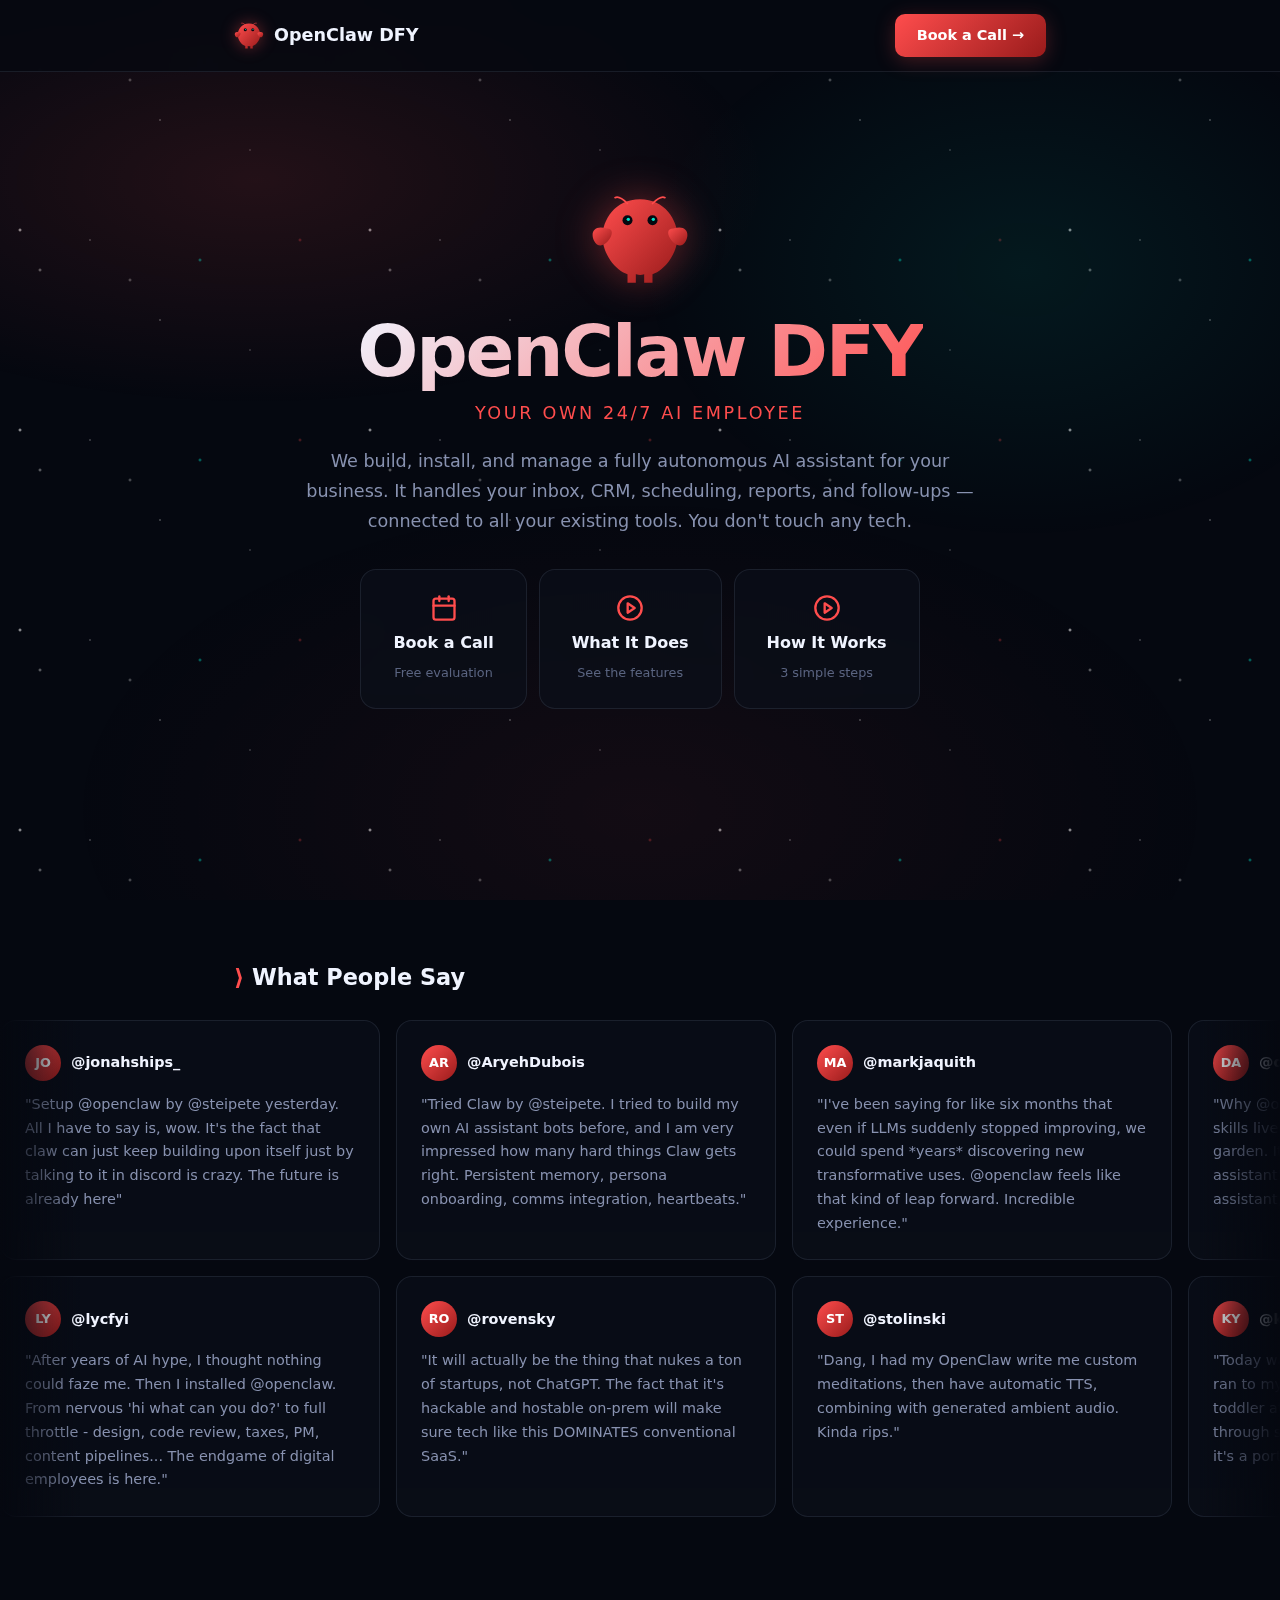
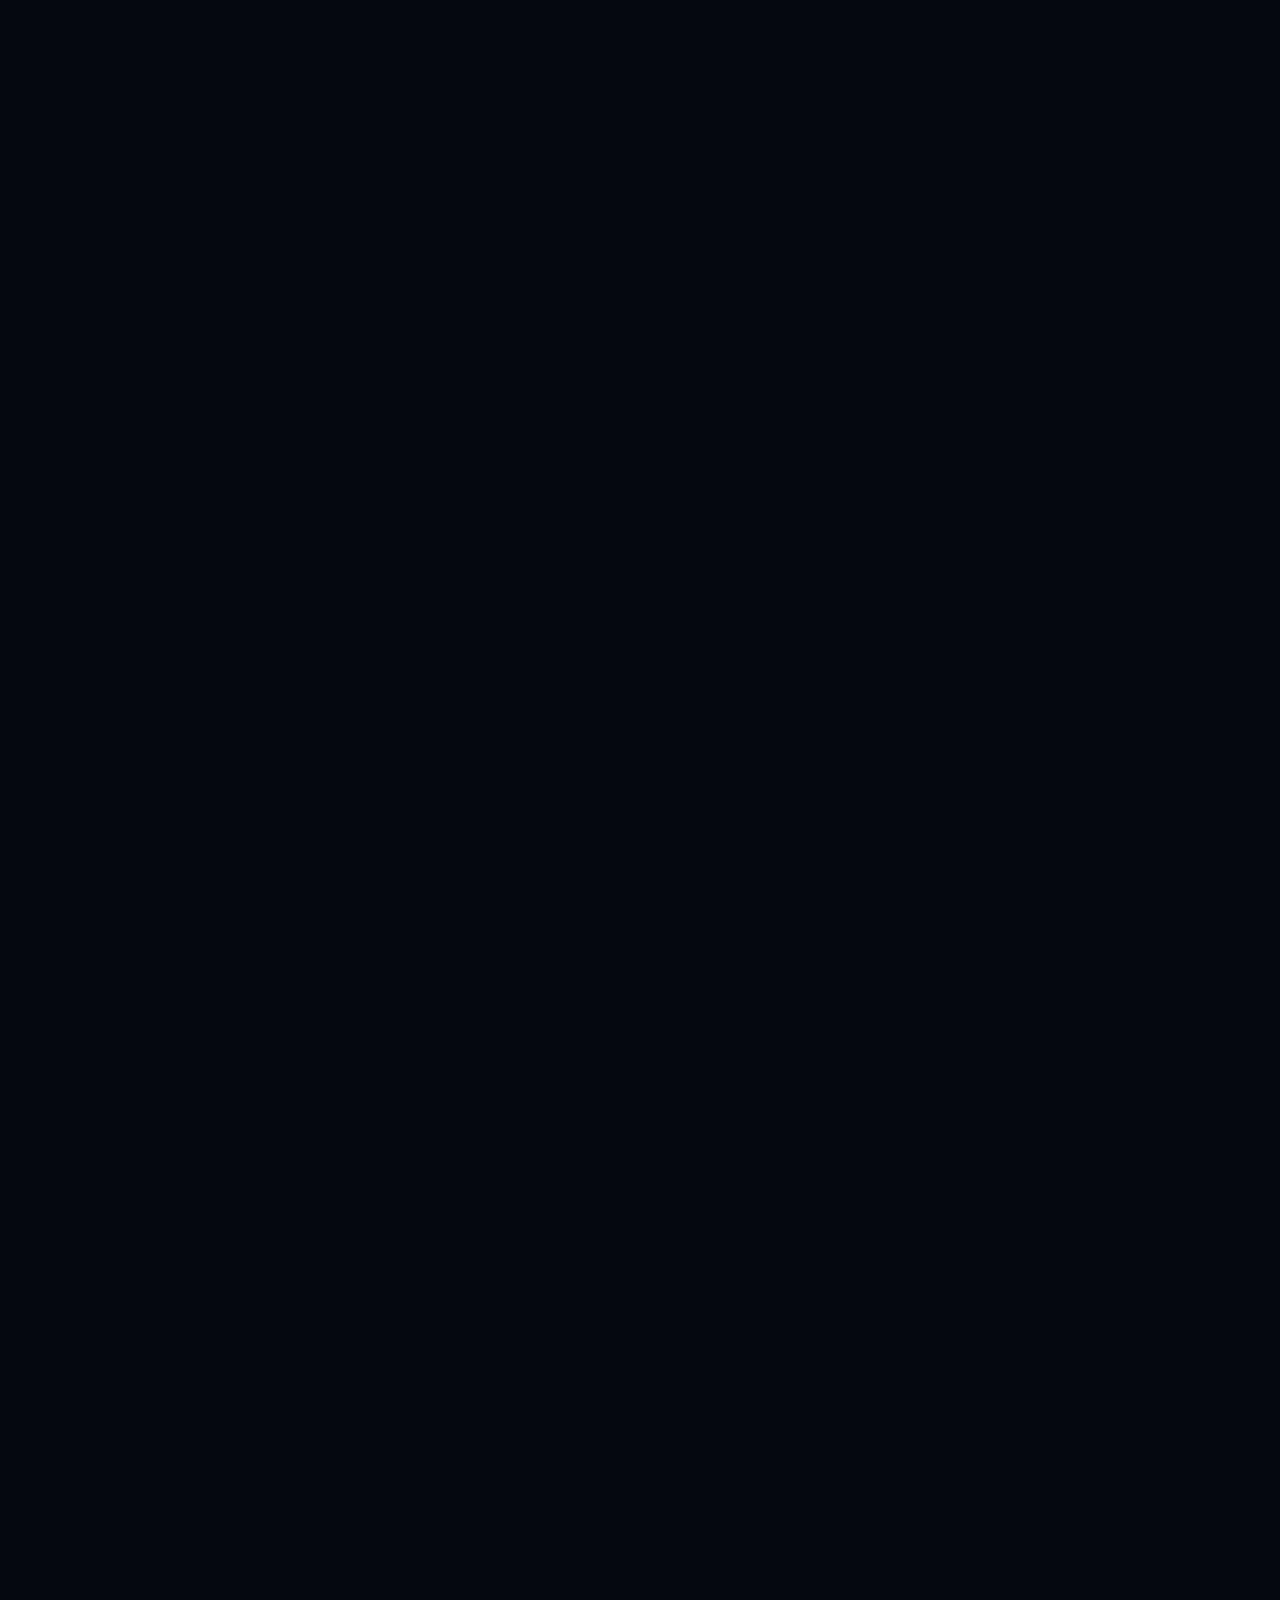
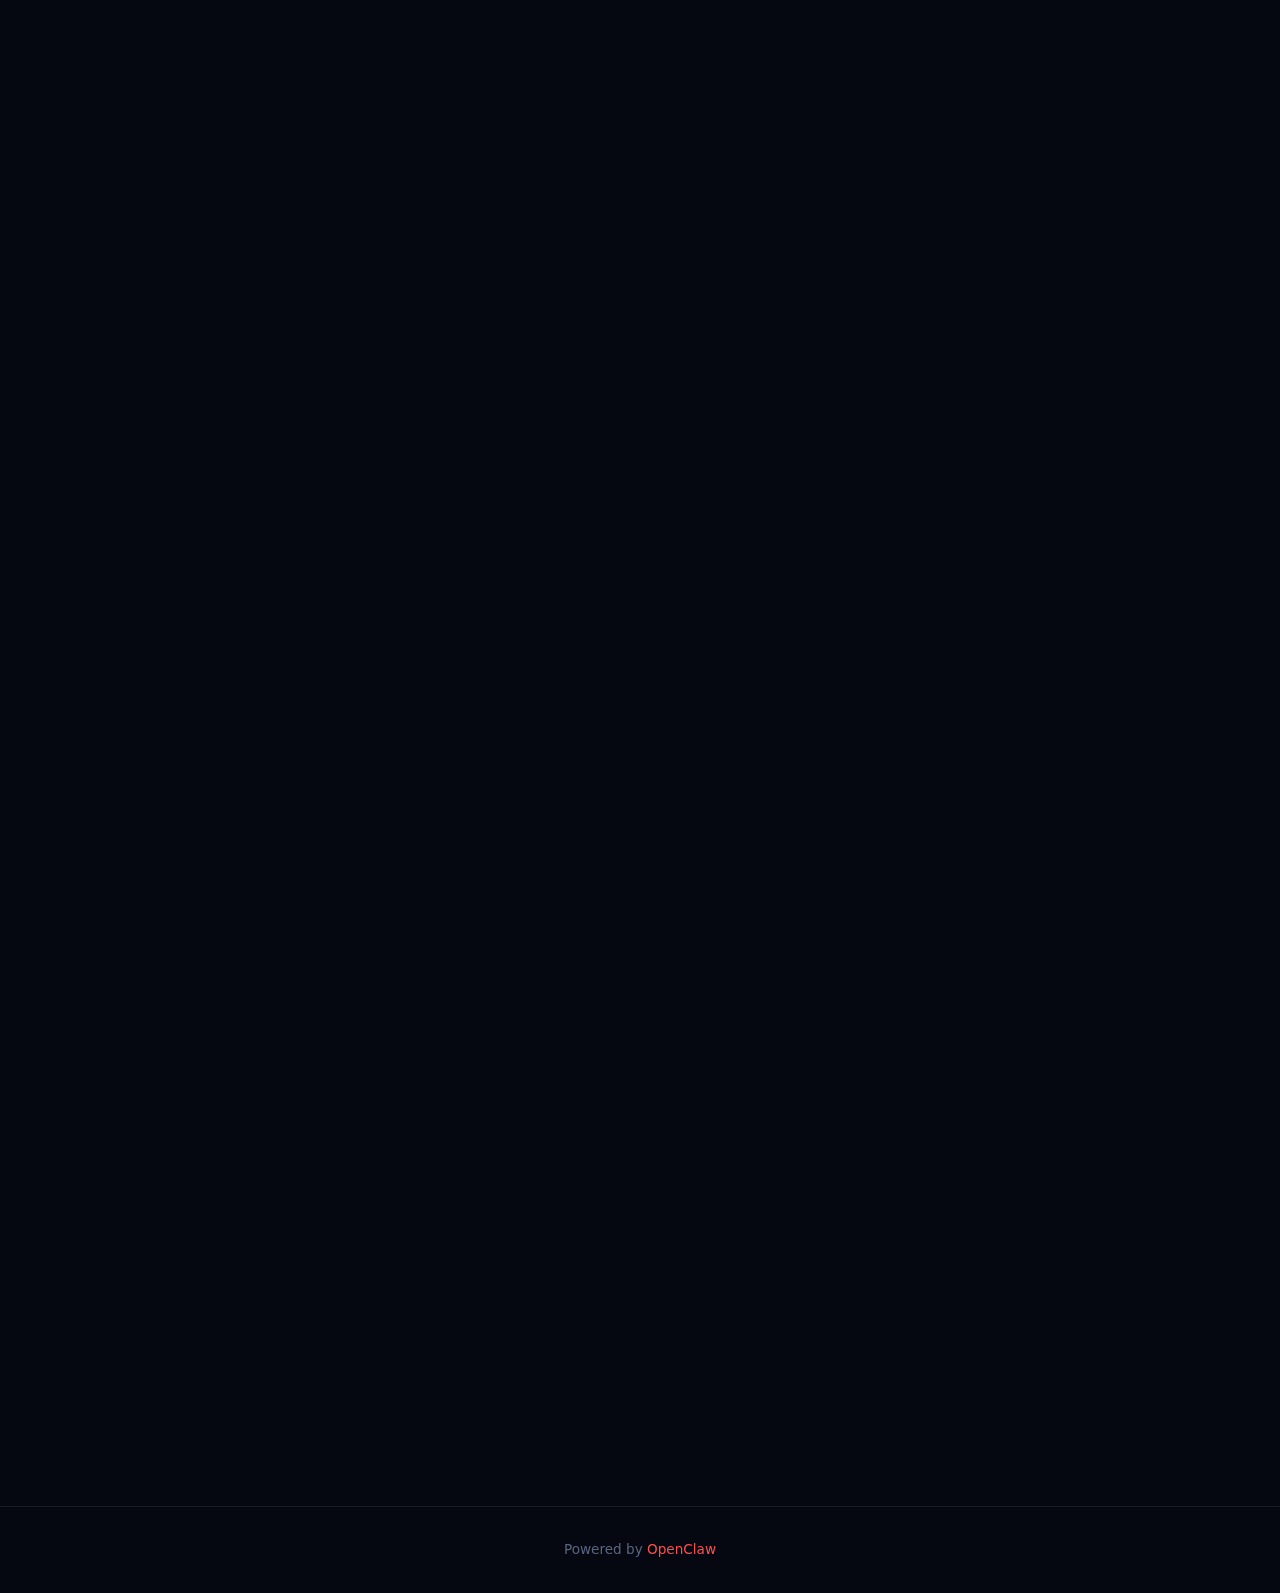
<file: index.html>
<!DOCTYPE html>
<html lang="en" data-theme="dark">
<head>
  <meta charset="UTF-8">
  <meta name="viewport" content="width=device-width, initial-scale=1">
  <title>OpenClaw DFY — Your Own 24/7 AI Employee</title>
  <meta name="description" content="We build, install, and manage a fully autonomous AI assistant for your business. Connected to all your existing tools.">
  <meta name="color-scheme" content="dark">
  <link rel="preconnect" href="https://api.fontshare.com">
  <link rel="preconnect" href="https://cdn.fontshare.com" crossorigin>
  <link href="https://api.fontshare.com/v2/css?f[]=clash-display@700,600,500&f[]=satoshi@400,500,700&display=swap" rel="stylesheet">
  <style>
    :root {
      --bg-deep: #050810;
      --bg-surface: #0a0f1a;
      --bg-elevated: #111827;
      --coral-bright: #ff4d4d;
      --coral-mid: #e63946;
      --coral-dark: #991b1b;
      --cyan-bright: #00e5cc;
      --cyan-mid: #14b8a6;
      --cyan-glow: rgba(0, 229, 204, .4);
      --text-primary: #f0f4ff;
      --text-secondary: #8892b0;
      --text-muted: #5a6480;
      --border-subtle: rgba(136, 146, 176, .15);
      --border-accent: rgba(255, 77, 77, .3);
      --surface-card: rgba(10, 15, 26, .65);
      --surface-card-strong: rgba(10, 15, 26, .8);
      --surface-overlay: rgba(0, 0, 0, .3);
      --surface-interactive: rgba(255, 255, 255, .1);
      --surface-interactive-hover: rgba(255, 255, 255, .2);
      --surface-coral-soft: rgba(255, 77, 77, .15);
      --surface-cyan-soft: rgba(0, 229, 204, .15);
      --shadow-coral-soft: rgba(255, 77, 77, .15);
      --shadow-coral-mid: rgba(255, 77, 77, .25);
      --shadow-coral-strong: rgba(255, 77, 77, .35);
      --shadow-cyan-soft: rgba(0, 229, 204, .15);
      --hero-title-start: #f0f4ff;
      --hero-title-end: #00e5cc;
      --logo-gradient-start: #ff4d4d;
      --logo-gradient-end: #991b1b;
      --logo-glow: rgba(255, 77, 77, .4);
      --logo-glow-hover: rgba(0, 229, 204, .6);
      --font-display: "Clash Display", system-ui, sans-serif;
      --font-body: "Satoshi", system-ui, sans-serif;
      --font-mono: "SF Mono", "Fira Code", "JetBrains Mono", monospace;
    }

    *, *::before, *::after { margin: 0; padding: 0; box-sizing: border-box; }
    html { scroll-behavior: smooth; }

    body {
      font-family: var(--font-body);
      background: var(--bg-deep);
      color: var(--text-primary);
      line-height: 1.6;
      overflow-x: hidden;
      -webkit-font-smoothing: antialiased;
      -moz-osx-font-smoothing: grayscale;
    }

    ::selection { background: var(--coral-bright); color: var(--bg-deep); }

    ::-webkit-scrollbar { width: 6px; }
    ::-webkit-scrollbar-track { background: transparent; }
    ::-webkit-scrollbar-thumb { background: var(--text-muted); border-radius: 3px; }

    /* ─── STARS & NEBULA (from OpenClaw.ai) ─── */
    .stars {
      position: fixed; inset: 0;
      background-image:
        radial-gradient(2px 2px at 20px 30px, rgba(255,255,255,.8), transparent),
        radial-gradient(2px 2px at 40px 70px, rgba(255,255,255,.5), transparent),
        radial-gradient(1px 1px at 90px 40px, rgba(255,255,255,.6), transparent),
        radial-gradient(2px 2px at 130px 80px, rgba(255,255,255,.4), transparent),
        radial-gradient(1px 1px at 160px 120px, rgba(255,255,255,.7), transparent),
        radial-gradient(2px 2px at 200px 60px, rgba(0,229,204,.6), transparent),
        radial-gradient(1px 1px at 250px 150px, rgba(255,255,255,.5), transparent),
        radial-gradient(2px 2px at 300px 40px, rgba(255,77,77,.4), transparent);
      background-size: 350px 200px;
      animation: twinkle 8s ease-in-out infinite alternate;
      pointer-events: none; z-index: 0;
    }

    @keyframes twinkle {
      0% { opacity: .6; }
      100% { opacity: 1; }
    }

    .nebula {
      position: fixed; inset: 0;
      background:
        radial-gradient(ellipse 80% 50% at 20% 20%, rgba(255,77,77,.12), transparent 50%),
        radial-gradient(ellipse 60% 60% at 80% 30%, rgba(0,229,204,.08), transparent 50%),
        radial-gradient(ellipse 90% 70% at 50% 90%, rgba(255,77,77,.06), transparent 50%);
      pointer-events: none; z-index: 0;
    }

    /* ─── LAYOUT ─── */
    .container {
      max-width: 860px;
      margin: 0 auto;
      padding: 0 24px;
      position: relative;
      z-index: 1;
    }

    section { padding: 80px 0; }

    /* ─── NAV ─── */
    nav {
      position: fixed; top: 0; left: 0; right: 0; z-index: 100;
      padding: 14px 0;
      background: rgba(5, 8, 16, .75);
      backdrop-filter: blur(20px);
      -webkit-backdrop-filter: blur(20px);
      border-bottom: 1px solid var(--border-subtle);
    }

    nav .container {
      display: flex; align-items: center; justify-content: space-between;
    }

    .nav-logo {
      display: flex; align-items: center; gap: 10px;
      text-decoration: none; color: var(--text-primary);
      font-family: var(--font-display); font-weight: 600; font-size: 1.1rem;
    }

    .nav-logo-icon {
      width: 30px; height: 30px;
    }

    .nav-logo-icon svg {
      width: 100%; height: 100%;
      filter: drop-shadow(0 0 8px var(--logo-glow));
    }

    .nav-cta {
      display: inline-flex; align-items: center; gap: 8px;
      padding: 10px 22px;
      background: linear-gradient(135deg, var(--coral-bright) 0%, var(--coral-dark) 100%);
      color: #fff; border: none; border-radius: 10px;
      font-family: var(--font-display); font-size: .9rem; font-weight: 600;
      cursor: pointer; text-decoration: none;
      transition: all .25s cubic-bezier(.4,0,.2,1);
      box-shadow: 0 4px 20px var(--shadow-coral-mid);
    }

    .nav-cta:hover {
      transform: translateY(-2px);
      box-shadow: 0 8px 30px var(--shadow-coral-strong);
    }

    /* ─── HERO ─── */
    .hero {
      min-height: 100vh;
      display: flex; flex-direction: column;
      align-items: center; justify-content: center;
      text-align: center;
      padding-top: 80px;
    }

    .lobster-icon {
      width: 100px; height: 100px;
      margin-bottom: 24px;
      animation: fadeInUp .8s ease-out both;
    }

    .lobster-icon svg {
      width: 100%; height: 100%;
      filter: drop-shadow(0 0 20px var(--logo-glow));
      transition: filter .3s ease;
    }

    .lobster-icon:hover svg {
      filter: drop-shadow(0 0 30px var(--logo-glow-hover));
    }

    @keyframes fadeInUp {
      from { opacity: 0; transform: translateY(20px); }
      to { opacity: 1; transform: translateY(0); }
    }

    .hero-title {
      font-family: var(--font-display);
      font-size: clamp(3rem, 10vw, 4.5rem);
      font-weight: 700;
      letter-spacing: -.03em;
      line-height: 1;
      margin-bottom: 12px;
      animation: fadeInUp .8s ease-out .1s both;
    }

    .hero-title span {
      background: linear-gradient(135deg, var(--hero-title-start) 0%, var(--coral-bright) 52%, var(--hero-title-end) 100%);
      background-size: 200% 200%;
      -webkit-background-clip: text;
      -webkit-text-fill-color: transparent;
      background-clip: text;
      animation: gradientShift 6s ease infinite;
    }

    @keyframes gradientShift {
      0%, 100% { background-position: 0% 50%; }
      50% { background-position: 100% 50%; }
    }

    .hero-tagline {
      font-family: var(--font-display);
      font-size: 1.1rem; font-weight: 500;
      color: var(--coral-bright);
      letter-spacing: .15em;
      text-transform: uppercase;
      margin-bottom: 20px;
      animation: fadeInUp .8s ease-out .15s both;
    }

    .hero-description {
      font-size: 1.1rem;
      color: var(--text-secondary);
      max-width: 680px;
      margin: 0 auto 32px;
      line-height: 1.7;
      animation: fadeInUp .8s ease-out .3s both;
    }

    .hero-cta-row {
      display: flex; gap: 12px; justify-content: center; flex-wrap: wrap;
      animation: fadeInUp .8s ease-out .45s both;
    }

    .hero-btn {
      display: flex; flex-direction: column; align-items: center; gap: 8px;
      padding: 24px 32px;
      border-radius: 16px;
      border: 1px solid var(--border-subtle);
      background: var(--surface-card);
      backdrop-filter: blur(12px);
      text-decoration: none;
      color: var(--text-primary);
      transition: all .25s cubic-bezier(.4,0,.2,1);
      min-width: 160px;
    }

    .hero-btn:hover {
      transform: translateY(-4px);
      border-color: var(--border-accent);
      box-shadow: 0 12px 40px var(--shadow-coral-soft), inset 0 1px 0 rgba(255,255,255,.05);
    }

    .hero-btn-icon {
      width: 28px; height: 28px;
      color: var(--coral-bright);
    }

    .hero-btn-label {
      font-family: var(--font-display);
      font-weight: 600; font-size: 1rem;
    }

    .hero-btn-sub {
      font-size: .8rem; color: var(--text-muted);
    }

    /* ─── SECTION HEADERS ─── */
    .section-header {
      display: flex; align-items: center; gap: 10px;
      margin-bottom: 24px;
    }

    .section-title {
      font-family: var(--font-display);
      font-size: 1.4rem; font-weight: 600;
    }

    .claw-accent {
      color: var(--coral-bright); font-weight: 700;
    }

    /* ─── TESTIMONIALS ─── */
    .testimonials { padding: 60px 0; overflow: hidden; }

    .testimonial-track-wrapper {
      position: relative;
      margin-top: 24px;
    }

    .testimonial-track-wrapper::before,
    .testimonial-track-wrapper::after {
      content: ''; position: absolute; top: 0; bottom: 0;
      width: 80px; z-index: 2; pointer-events: none;
    }

    .testimonial-track-wrapper::before {
      left: 0;
      background: linear-gradient(to right, var(--bg-deep), transparent);
    }

    .testimonial-track-wrapper::after {
      right: 0;
      background: linear-gradient(to left, var(--bg-deep), transparent);
    }

    .testimonial-track {
      display: flex; gap: 16px;
      animation: scrollTestimonials 60s linear infinite;
      width: max-content;
    }

    .testimonial-track:hover { animation-play-state: paused; }

    @keyframes scrollTestimonials {
      0% { transform: translateX(0); }
      100% { transform: translateX(-50%); }
    }

    .testimonial-card {
      flex-shrink: 0; width: 380px;
      padding: 24px;
      background: var(--surface-card);
      border: 1px solid var(--border-subtle);
      border-radius: 16px;
      backdrop-filter: blur(12px);
      transition: all .25s cubic-bezier(.4,0,.2,1);
    }

    .testimonial-card:hover {
      transform: translateY(-4px);
      border-color: var(--border-accent);
      box-shadow: 0 12px 40px var(--shadow-coral-soft);
    }

    .testimonial-header {
      display: flex; align-items: center; gap: 10px;
      margin-bottom: 12px;
    }

    .testimonial-avatar {
      width: 36px; height: 36px; border-radius: 50%;
      background: linear-gradient(135deg, var(--logo-gradient-start), var(--logo-gradient-end));
      display: flex; align-items: center; justify-content: center;
      font-weight: 700; font-size: .8rem; color: #fff; flex-shrink: 0;
    }

    .testimonial-name {
      font-family: var(--font-display);
      font-size: .9rem; font-weight: 600;
    }

    .testimonial-handle {
      font-size: .8rem; color: var(--text-muted);
    }

    .testimonial-card p {
      font-size: .9rem; color: var(--text-secondary); line-height: 1.65;
    }

    /* Row 2 */
    .testimonial-track-2 {
      display: flex; gap: 16px;
      animation: scrollTestimonialsReverse 55s linear infinite;
      width: max-content;
      margin-top: 16px;
    }

    .testimonial-track-2:hover { animation-play-state: paused; }

    @keyframes scrollTestimonialsReverse {
      0% { transform: translateX(-50%); }
      100% { transform: translateX(0); }
    }

    /* ─── WHAT IT DOES ─── */
    .features-grid {
      display: grid;
      grid-template-columns: repeat(3, 1fr);
      gap: 16px;
      margin-top: 24px;
    }

    .feature-card {
      padding: 24px;
      background: var(--surface-card);
      border: 1px solid var(--border-subtle);
      border-radius: 16px;
      backdrop-filter: blur(12px);
      transition: all .25s cubic-bezier(.4,0,.2,1);
      text-decoration: none; color: inherit;
      display: block;
    }

    .feature-card:hover {
      transform: translateY(-4px);
      border-color: var(--border-accent);
      box-shadow: 0 12px 40px var(--shadow-coral-soft);
    }

    .feature-icon {
      width: 48px; height: 48px; border-radius: 12px;
      background: var(--surface-coral-soft);
      display: flex; align-items: center; justify-content: center;
      margin-bottom: 16px;
    }

    .feature-card h3 {
      font-family: var(--font-display);
      font-size: 1.1rem; font-weight: 600;
      margin-bottom: 8px;
    }

    .feature-card p {
      font-size: .9rem; color: var(--text-secondary); line-height: 1.6;
    }

    /* ─── WORKS WITH EVERYTHING ─── */
    .integrations-row {
      display: flex; flex-wrap: wrap; gap: 10px;
      justify-content: center;
      margin-top: 24px;
    }

    .integration-pill {
      display: inline-flex; align-items: center; gap: 8px;
      padding: 10px 18px;
      background: var(--surface-card);
      border: 1px solid var(--border-subtle);
      border-radius: 100px;
      font-size: .9rem; font-weight: 500;
      color: var(--text-primary);
      transition: all .2s;
    }

    .integration-pill:hover {
      border-color: var(--border-accent);
      transform: translateY(-2px);
    }

    .integrations-note {
      text-align: center;
      margin-top: 16px;
      font-size: .9rem;
      color: var(--text-muted);
    }

    @media (max-width: 768px) {
      .features-grid { grid-template-columns: 1fr; gap: 12px; }
    }

    /* ─── FEATURES GRID ─── */
    .features-grid {
      display: grid;
      grid-template-columns: repeat(3, 1fr);
      gap: 16px;
      margin-top: 24px;
    }

    .feature-card {
      display: block;
      padding: 20px;
      border-radius: 14px;
      border: 1px solid var(--border-subtle);
      background: var(--surface-card);
      backdrop-filter: blur(12px);
      transition: all .25s cubic-bezier(.4,0,.2,1);
    }

    .feature-card:hover {
      transform: translateY(-4px);
      border-color: var(--coral-bright);
      box-shadow: 0 12px 40px rgba(255, 77, 77, .2);
    }

    .feature-icon {
      margin-bottom: 12px;
    }

    .feature-title {
      font-family: var(--font-display);
      font-size: 1rem; font-weight: 600;
      color: var(--text-primary);
      margin-bottom: 6px;
    }

    .feature-desc {
      font-size: .85rem;
      color: var(--text-muted);
      line-height: 1.5;
    }

    /* ─── INTEGRATIONS ─── */
    .integrations-row {
      display: flex;
      flex-wrap: wrap;
      gap: 10px;
      margin-top: 24px;
    }

    .integration-pill {
      display: inline-flex;
      align-items: center;
      gap: 6px;
      padding: 8px 14px;
      border-radius: 20px;
      border: 1px solid var(--border-subtle);
      background: var(--surface-card);
      backdrop-filter: blur(8px);
      font-size: .85rem;
      color: var(--text-secondary);
      transition: all .25s cubic-bezier(.4,0,.2,1);
      cursor: default;
    }

    .integration-pill:hover {
      border-color: var(--coral-bright);
      transform: translateY(-4px);
      box-shadow: 0 8px 24px rgba(255, 77, 77, .2);
    }

    /* ─── HOW IT WORKS ─── */
    .steps-grid {
      display: grid;
      grid-template-columns: repeat(3, 1fr);
      gap: 16px;
      margin-top: 24px;
    }

    .step-card {
      padding: 24px;
      background: var(--surface-card);
      border: 1px solid var(--border-subtle);
      border-radius: 16px;
      backdrop-filter: blur(12px);
      transition: all .25s cubic-bezier(.4,0,.2,1);
    }

    .step-card:hover {
      transform: translateY(-4px);
      border-color: var(--border-accent);
      box-shadow: 0 12px 40px var(--shadow-coral-soft);
    }

    .step-number {
      display: inline-flex; align-items: center; justify-content: center;
      width: 36px; height: 36px; border-radius: 10px;
      background: var(--surface-coral-soft);
      color: var(--coral-bright);
      font-family: var(--font-display);
      font-weight: 700; font-size: .95rem;
      margin-bottom: 16px;
    }

    .step-card h3 {
      font-family: var(--font-display);
      font-size: 1.1rem; font-weight: 600;
      margin-bottom: 8px;
    }

    .step-card p {
      font-size: .9rem; color: var(--text-secondary); line-height: 1.6;
    }

    .step-tag {
      display: inline-block; margin-top: 14px;
      padding: 4px 12px;
      background: var(--surface-coral-soft);
      border: 1px solid var(--border-accent);
      border-radius: 100px;
      font-size: .75rem; color: var(--coral-bright);
      font-family: var(--font-display); font-weight: 500;
    }

    /* ─── PRICING ─── */
    .pricing-card {
      max-width: 520px; margin: 24px auto 0;
      padding: 40px;
      background: var(--surface-card-strong);
      border: 1px solid var(--border-accent);
      border-radius: 20px;
      backdrop-filter: blur(12px);
      text-align: center;
      position: relative; overflow: hidden;
    }

    .pricing-card::before {
      content: ''; position: absolute; top: 0; left: 0; right: 0; height: 1px;
      background: linear-gradient(135deg, var(--coral-bright), var(--coral-dark));
    }

    .pricing-tag {
      display: inline-block; padding: 5px 14px;
      background: var(--surface-coral-soft);
      border: 1px solid var(--border-accent);
      border-radius: 100px;
      font-size: .75rem; color: var(--coral-bright);
      font-family: var(--font-display); font-weight: 600;
      text-transform: uppercase; letter-spacing: .08em;
      margin-bottom: 24px;
    }

    .pricing-amounts {
      display: flex; align-items: center; justify-content: center;
      gap: 28px; margin-bottom: 8px; flex-wrap: wrap;
    }

    .pricing-amount { text-align: center; }

    .pricing-amount .price {
      font-family: var(--font-display);
      font-size: 2.6rem; font-weight: 700; letter-spacing: -.03em;
    }

    .pricing-amount .price-label {
      font-size: .85rem; color: var(--text-muted); margin-top: 2px;
    }

    .pricing-divider {
      width: 1px; height: 56px; background: var(--border-subtle);
    }

    .pricing-tagline {
      font-size: 1rem; color: var(--text-secondary);
      margin: 16px 0 28px; font-style: italic;
    }

    .pricing-features {
      list-style: none; text-align: left; margin-bottom: 32px;
    }

    .pricing-features li {
      display: flex; align-items: center; gap: 10px;
      padding: 9px 0; font-size: .9rem; color: var(--text-secondary);
      border-bottom: 1px solid var(--border-subtle);
    }

    .pricing-features li:last-child { border-bottom: none; }

    .pricing-features li svg { flex-shrink: 0; color: var(--cyan-bright); }

    .pricing-cta {
      display: inline-flex; align-items: center; gap: 10px;
      padding: 14px 36px; width: 100%; justify-content: center;
      background: linear-gradient(135deg, var(--coral-bright) 0%, var(--coral-dark) 100%);
      color: #fff; border: none; border-radius: 12px;
      font-family: var(--font-display); font-size: 1rem; font-weight: 600;
      cursor: pointer; text-decoration: none;
      transition: all .25s cubic-bezier(.4,0,.2,1);
      box-shadow: 0 4px 20px var(--shadow-coral-mid);
    }

    .pricing-cta:hover {
      transform: translateY(-2px);
      box-shadow: 0 8px 30px var(--shadow-coral-strong);
    }

    /* ─── QUALIFICATION FORM ─── */
    .form-container {
      max-width: 580px; margin: 24px auto 0;
      padding: 40px;
      background: var(--surface-card-strong);
      border: 1px solid var(--border-subtle);
      border-radius: 20px;
      backdrop-filter: blur(12px);
      position: relative; overflow: hidden;
    }

    .form-container::before {
      content: ''; position: absolute; top: 0; left: 0; right: 0; height: 1px;
      background: linear-gradient(135deg, var(--coral-bright), var(--coral-dark));
    }

    .form-progress {
      display: flex; gap: 6px; margin-bottom: 32px;
    }

    .form-progress-bar {
      flex: 1; height: 3px; border-radius: 2px;
      background: var(--border-subtle);
      transition: background .4s;
    }

    .form-progress-bar.active {
      background: linear-gradient(135deg, var(--coral-bright), var(--coral-dark));
    }

    .form-step {
      display: none;
      animation: fadeStep .4s ease;
    }

    .form-step.active { display: block; }

    @keyframes fadeStep {
      from { opacity: 0; transform: translateY(10px); }
      to { opacity: 1; transform: translateY(0); }
    }

    .form-step-label {
      font-size: .78rem; color: var(--text-muted);
      text-transform: uppercase; letter-spacing: .1em;
      margin-bottom: 6px;
    }

    .form-step h3 {
      font-family: var(--font-display);
      font-size: 1.3rem; font-weight: 600;
      margin-bottom: 20px;
    }

    .form-select-wrapper { position: relative; }

    .form-select {
      width: 100%; padding: 14px 18px;
      background: var(--bg-elevated);
      border: 1px solid var(--border-subtle);
      border-radius: 12px;
      color: var(--text-primary);
      font-family: var(--font-body); font-size: .95rem;
      cursor: pointer; appearance: none;
      transition: border-color .2s;
    }

    .form-select:focus {
      outline: none;
      border-color: var(--coral-bright);
      box-shadow: 0 0 0 3px rgba(255, 77, 77, .15);
    }

    .form-select-wrapper::after {
      content: ''; position: absolute; right: 16px; top: 50%;
      transform: translateY(-50%);
      width: 0; height: 0;
      border-left: 5px solid transparent;
      border-right: 5px solid transparent;
      border-top: 5px solid var(--text-muted);
      pointer-events: none;
    }

    .form-error {
      color: var(--coral-bright); font-size: .8rem;
      margin-top: 6px; display: none;
    }

    .form-error.visible { display: block; }

    .form-actions {
      display: flex; gap: 10px; margin-top: 24px;
    }

    .form-btn {
      padding: 14px 24px; border-radius: 12px;
      font-family: var(--font-display); font-size: .95rem; font-weight: 600;
      cursor: pointer; transition: all .2s; border: none;
    }

    .form-btn-primary {
      flex: 1;
      background: linear-gradient(135deg, var(--coral-bright) 0%, var(--coral-dark) 100%);
      color: #fff;
      box-shadow: 0 4px 20px var(--shadow-coral-mid);
    }

    .form-btn-primary:hover {
      transform: translateY(-1px);
      box-shadow: 0 6px 30px var(--shadow-coral-strong);
    }

    .form-btn-secondary {
      background: var(--bg-elevated);
      color: var(--text-secondary);
      border: 1px solid var(--border-subtle);
    }

    .form-btn-secondary:hover {
      border-color: var(--border-accent);
      color: var(--text-primary);
    }

    .calendar-container {
      display: none;
      animation: fadeStep .5s ease;
    }

    .calendar-container.active { display: block; }

    .calendar-success { text-align: center; margin-bottom: 24px; }

    .calendar-success-icon {
      width: 52px; height: 52px; border-radius: 50%;
      background: var(--surface-cyan-soft);
      border: 1px solid rgba(0, 229, 204, .25);
      display: inline-flex; align-items: center; justify-content: center;
      margin-bottom: 14px;
    }

    .calendar-success h3 {
      font-family: var(--font-display);
      font-size: 1.2rem; font-weight: 600; margin-bottom: 6px;
    }

    .calendar-success p {
      color: var(--text-secondary); font-size: .9rem;
    }

    .calendar-embed {
      width: 100%; height: 550px;
      border: 1px solid var(--border-subtle);
      border-radius: 12px;
      background: var(--bg-elevated);
    }

    /* ─── FOOTER ─── */
    footer {
      padding: 32px 0;
      border-top: 1px solid var(--border-subtle);
      text-align: center;
    }

    footer p { font-size: .85rem; color: var(--text-muted); }

    footer a {
      color: var(--coral-bright); text-decoration: none;
      font-weight: 500; transition: color .2s;
    }

    footer a:hover { color: var(--cyan-bright); }

    /* ─── FADE IN ─── */
    .fade-in {
      opacity: 0; transform: translateY(20px);
      transition: opacity .6s ease, transform .6s ease;
    }

    .fade-in.visible { opacity: 1; transform: translateY(0); }

    /* ─── RESPONSIVE ─── */
    @media (max-width: 768px) {
      section { padding: 60px 0; }
      .features-grid { grid-template-columns: repeat(2, 1fr); }
      .steps-grid { grid-template-columns: 1fr; gap: 12px; }
      .pricing-card { padding: 28px 20px; }
      .pricing-amounts { flex-direction: column; gap: 12px; }
      .pricing-divider { width: 60px; height: 1px; }
      .form-container { padding: 28px 20px; }
      .testimonial-card { width: 300px; padding: 20px; }
      .hero-btn { min-width: 140px; padding: 18px 20px; }
      .form-actions { flex-direction: column; }
      .nav-cta span.hide-mobile { display: none; }
    }

    @media (max-width: 480px) {
      .container { padding: 0 16px; }
      .features-grid { grid-template-columns: 1fr; }
      .hero-cta-row { flex-direction: column; align-items: center; }
      .hero-btn { width: 100%; }
    }
  </style>
</head>
<body>
  <div class="stars"></div>
  <div class="nebula"></div>

  <!-- NAV -->
  <nav>
    <div class="container">
      <a href="#" class="nav-logo">
        <div class="nav-logo-icon">
          <svg viewBox="0 0 120 120" fill="none" xmlns="http://www.w3.org/2000/svg">
            <path d="M60 10 C30 10 15 35 15 55 C15 75 30 95 45 100 L45 110 L55 110 L55 100 C55 100 60 102 65 100 L65 110 L75 110 L75 100 C90 95 105 75 105 55 C105 35 90 10 60 10Z" fill="url(#lg)"/>
            <path d="M20 45 C5 40 0 50 5 60 C10 70 20 65 25 55 C28 48 25 45 20 45Z" fill="url(#lg)"/>
            <path d="M100 45 C115 40 120 50 115 60 C110 70 100 65 95 55 C92 48 95 45 100 45Z" fill="url(#lg)"/>
            <path d="M45 15 Q35 5 30 8" stroke="#ff4d4d" stroke-width="2" stroke-linecap="round"/>
            <path d="M75 15 Q85 5 90 8" stroke="#ff4d4d" stroke-width="2" stroke-linecap="round"/>
            <circle cx="45" cy="35" r="6" fill="#050810"/>
            <circle cx="75" cy="35" r="6" fill="#050810"/>
            <circle cx="46" cy="34" r="2" fill="#00e5cc"/>
            <circle cx="76" cy="34" r="2" fill="#00e5cc"/>
            <defs><linearGradient id="lg" x1="0%" y1="0%" x2="100%" y2="100%"><stop offset="0%" stop-color="#ff4d4d"/><stop offset="100%" stop-color="#991b1b"/></linearGradient></defs>
          </svg>
        </div>
        OpenClaw DFY
      </a>
      <a href="#qualify" class="nav-cta">Book a Call →</a>
    </div>
  </nav>

  <!-- HERO -->
  <section class="hero">
    <div class="container" style="display:flex;flex-direction:column;align-items:center;text-align:center;">
      <div class="lobster-icon">
        <svg viewBox="0 0 120 120" fill="none" xmlns="http://www.w3.org/2000/svg">
          <path d="M60 10 C30 10 15 35 15 55 C15 75 30 95 45 100 L45 110 L55 110 L55 100 C55 100 60 102 65 100 L65 110 L75 110 L75 100 C90 95 105 75 105 55 C105 35 90 10 60 10Z" fill="url(#lg2)"/>
          <path d="M20 45 C5 40 0 50 5 60 C10 70 20 65 25 55 C28 48 25 45 20 45Z" fill="url(#lg2)"/>
          <path d="M100 45 C115 40 120 50 115 60 C110 70 100 65 95 55 C92 48 95 45 100 45Z" fill="url(#lg2)"/>
          <path d="M45 15 Q35 5 30 8" stroke="#ff4d4d" stroke-width="2" stroke-linecap="round"/>
          <path d="M75 15 Q85 5 90 8" stroke="#ff4d4d" stroke-width="2" stroke-linecap="round"/>
          <circle cx="45" cy="35" r="6" fill="#050810"/>
          <circle cx="75" cy="35" r="6" fill="#050810"/>
          <circle cx="46" cy="34" r="2" fill="#00e5cc"/>
          <circle cx="76" cy="34" r="2" fill="#00e5cc"/>
          <defs><linearGradient id="lg2" x1="0%" y1="0%" x2="100%" y2="100%"><stop offset="0%" stop-color="#ff4d4d"/><stop offset="100%" stop-color="#991b1b"/></linearGradient></defs>
        </svg>
      </div>
      <h1 class="hero-title"><span>OpenClaw DFY</span></h1>
      <p class="hero-tagline">Your Own 24/7 AI Employee</p>
      <p class="hero-description">We build, install, and manage a fully autonomous AI assistant for your business. It handles your inbox, CRM, scheduling, reports, and follow-ups — connected to all your existing tools. You don't touch any tech.</p>
      <div class="hero-cta-row">
        <a href="#qualify" class="hero-btn">
          <svg class="hero-btn-icon" viewBox="0 0 24 24" fill="none" stroke="currentColor" stroke-width="2" stroke-linecap="round" stroke-linejoin="round"><rect x="3" y="4" width="18" height="18" rx="2" ry="2"/><line x1="16" y1="2" x2="16" y2="6"/><line x1="8" y1="2" x2="8" y2="6"/><line x1="3" y1="10" x2="21" y2="10"/></svg>
          <span class="hero-btn-label">Book a Call</span>
          <span class="hero-btn-sub">Free evaluation</span>
        </a>
        <a href="#what-it-does" class="hero-btn">
          <svg class="hero-btn-icon" viewBox="0 0 24 24" fill="none" stroke="currentColor" stroke-width="2" stroke-linecap="round" stroke-linejoin="round"><circle cx="12" cy="12" r="10"/><polygon points="10 8 16 12 10 16 10 8"/></svg>
          <span class="hero-btn-label">What It Does</span>
          <span class="hero-btn-sub">See the features</span>
        </a>
        <a href="#how-it-works" class="hero-btn">
          <svg class="hero-btn-icon" viewBox="0 0 24 24" fill="none" stroke="currentColor" stroke-width="2" stroke-linecap="round" stroke-linejoin="round"><circle cx="12" cy="12" r="10"/><polygon points="10 8 16 12 10 16 10 8"/></svg>
          <span class="hero-btn-label">How It Works</span>
          <span class="hero-btn-sub">3 simple steps</span>
        </a>
      </div>
    </div>
  </section>

  <!-- TESTIMONIALS -->
  <section class="testimonials">
    <div class="container">
      <div class="section-header">
        <h2 class="section-title"><span class="claw-accent">⟩</span> What People Say</h2>
      </div>
    </div>
    <div class="testimonial-track-wrapper">
      <div class="testimonial-track" id="track1"></div>
    </div>
    <div class="testimonial-track-wrapper" style="margin-top:0">
      <div class="testimonial-track-2" id="track2"></div>
    </div>
  </section>

  <!-- WHAT IT DOES -->
  <section id="what-it-does" class="fade-in">
    <div class="container">
      <div class="section-header">
        <h2 class="section-title"><span class="claw-accent">⟩</span> What It Does</h2>
      </div>
      <div class="features-grid">
        <div class="feature-card">
          <div class="feature-icon">
            <svg xmlns="http://www.w3.org/2000/svg" width="28" height="28" viewBox="0 0 24 24" fill="none" stroke="var(--coral-bright)" stroke-width="2" stroke-linecap="round" stroke-linejoin="round"><path d="M15 21v-8a1 1 0 0 0-1-1h-4a1 1 0 0 0-1 1v8"/><path d="M3 10a2 2 0 0 1 .709-1.528l7-6a2 2 0 0 1 2.582 0l7 6A2 2 0 0 1 21 10v9a2 2 0 0 1-2 2H5a2 2 0 0 1-2-2z"/></svg>
          </div>
          <h3>Runs on Our Private Network That You Have Ownership Of</h3>
          <p>Your AI system lives on dedicated hardware within our ecosystem. No shared servers, no data leaking.</p>
        </div>
        <div class="feature-card">
          <div class="feature-icon">
            <svg xmlns="http://www.w3.org/2000/svg" width="28" height="28" viewBox="0 0 24 24" fill="none" stroke="var(--coral-bright)" stroke-width="2" stroke-linecap="round" stroke-linejoin="round"><path d="M2.992 16.342a2 2 0 0 1 .094 1.167l-1.065 3.29a1 1 0 0 0 1.236 1.168l3.413-.998a2 2 0 0 1 1.099.092 10 10 0 1 0-4.777-4.719"/></svg>
          </div>
          <h3>Handles Your Busywork Automatically</h3>
          <p>Email triage, scheduling, customer replies, reporting — it works while you sleep.</p>
        </div>
        <div class="feature-card">
          <div class="feature-icon">
            <svg xmlns="http://www.w3.org/2000/svg" width="28" height="28" viewBox="0 0 24 24" fill="none" stroke="var(--coral-bright)" stroke-width="2" stroke-linecap="round" stroke-linejoin="round"><path d="M12 18V5"/><path d="M15 13a4.17 4.17 0 0 1-3-4 4.17 4.17 0 0 1-3 4"/><path d="M17.598 6.5A3 3 0 1 0 12 5a3 3 0 1 0-5.598 1.5"/><path d="M17.997 5.125a4 4 0 0 1 2.526 5.77"/><path d="M18 18a4 4 0 0 0 2-7.464"/><path d="M19.967 17.483A4 4 0 1 1 12 18a4 4 0 1 1-7.967-.517"/><path d="M6 18a4 4 0 0 1-2-7.464"/><path d="M6.003 5.125a4 4 0 0 0-2.526 5.77"/></svg>
          </div>
          <h3>Talks to You Where You Already Are</h3>
          <p>WhatsApp, Slack, Telegram. No new apps to learn — just message your AI like a teammate.</p>
        </div>
        <div class="feature-card">
          <div class="feature-icon">
            <svg xmlns="http://www.w3.org/2000/svg" width="28" height="28" viewBox="0 0 24 24" fill="none" stroke="var(--coral-bright)" stroke-width="2" stroke-linecap="round" stroke-linejoin="round"><circle cx="12" cy="12" r="10"/><path d="M12 2a14.5 14.5 0 0 0 0 20 14.5 14.5 0 0 0 0-20"/><path d="M2 12h20"/></svg>
          </div>
          <h3>We Build It, We Manage It</h3>
          <p>You tell us what you need done, we make the AI do it. Setup + ongoing management, all handled.</p>
        </div>
        <div class="feature-card">
          <div class="feature-icon">
            <svg xmlns="http://www.w3.org/2000/svg" width="28" height="28" viewBox="0 0 24 24" fill="none" stroke="var(--coral-bright)" stroke-width="2" stroke-linecap="round" stroke-linejoin="round"><path d="M12 19h8"/><path d="m4 17 6-6-6-6"/></svg>
          </div>
          <h3>Learns Your Business</h3>
          <p>Persistent memory means it remembers your preferences, processes, and context. Gets smarter over time.</p>
        </div>
        <div class="feature-card">
          <div class="feature-icon">
            <svg xmlns="http://www.w3.org/2000/svg" width="28" height="28" viewBox="0 0 24 24" fill="none" stroke="var(--coral-bright)" stroke-width="2" stroke-linecap="round" stroke-linejoin="round"><path d="M15.39 4.39a1 1 0 0 0 1.68-.474 2.5 2.5 0 1 1 3.014 3.015 1 1 0 0 0-.474 1.68l1.683 1.682a2.414 2.414 0 0 1 0 3.414L19.61 15.39a1 1 0 0 1-1.68-.474 2.5 2.5 0 1 0-3.014 3.015 1 1 0 0 1 .474 1.68l-1.683 1.682a2.414 2.414 0 0 1-3.414 0L8.61 19.61a1 1 0 0 0-1.68.474 2.5 2.5 0 1 1-3.014-3.015 1 1 0 0 0 .474-1.68l-1.683-1.682a2.414 2.414 0 0 1 0-3.414L4.39 8.61a1 1 0 0 1 1.68.474 2.5 2.5 0 1 0 3.014-3.015 1 1 0 0 1-.474-1.68l1.683-1.682a2.414 2.414 0 0 1 3.414 0z"/></svg>
          </div>
          <h3>Unlimited Custom Integrations</h3>
          <p>If it has an API, we can connect it. CRM, invoicing, inventory, support — whatever your business runs on.</p>
        </div>
      </div>
    </div>
  </section>

  <!-- WORKS WITH EVERYTHING -->
  <section class="fade-in">
    <div class="container">
      <div class="section-header">
        <h2 class="section-title"><span class="claw-accent">⟩</span> Works With Everything</h2>
      </div>
      <div class="integrations-row">
        <span class="integration-pill"><svg viewBox="0 0 24 24" width="16" height="16" fill="#25D366"><path d="M17.472 14.382c-.297-.149-1.758-.867-2.03-.967-.273-.099-.471-.148-.67.15-.197.297-.767.966-.94 1.164-.173.199-.347.223-.644.075-.297-.15-1.255-.463-2.39-1.475-.883-.788-1.48-1.761-1.653-2.059-.173-.297-.018-.458.13-.606.134-.133.298-.347.446-.52.149-.174.198-.298.298-.497.099-.198.05-.371-.025-.52-.075-.149-.669-1.612-.916-2.207-.242-.579-.487-.5-.669-.51-.173-.008-.371-.01-.57-.01-.198 0-.52.074-.792.372-.272.297-1.04 1.016-1.04 2.479 0 1.462 1.065 2.875 1.213 3.074.149.198 2.096 3.2 5.077 4.487.709.306 1.262.489 1.694.625.712.227 1.36.195 1.871.118.571-.085 1.758-.719 2.006-1.413.248-.694.248-1.289.173-1.413-.074-.124-.272-.198-.57-.347m-5.421 7.403h-.004a9.87 9.87 0 01-5.031-1.378l-.361-.214-3.741.982.998-3.648-.235-.374a9.86 9.86 0 01-1.51-5.26c.001-5.45 4.436-9.884 9.888-9.884 2.64 0 5.122 1.03 6.988 2.898a9.825 9.825 0 012.893 6.994c-.003 5.45-4.437 9.884-9.885 9.884m8.413-18.297A11.815 11.815 0 0012.05 0C5.495 0 .16 5.335.157 11.892c0 2.096.547 4.142 1.588 5.945L.057 24l6.305-1.654a11.882 11.882 0 005.683 1.448h.005c6.554 0 11.89-5.335 11.893-11.893a11.821 11.821 0 00-3.48-8.413Z"/></svg> WhatsApp</span>
        <span class="integration-pill"><svg viewBox="0 0 24 24" width="16" height="16" fill="#26A5E4"><path d="M11.944 0A12 12 0 0 0 0 12a12 12 0 0 0 12 12 12 12 0 0 0 12-12A12 12 0 0 0 12 0a12 12 0 0 0-.056 0zm4.962 7.224c.1-.002.321.023.465.14a.506.506 0 0 1 .171.325c.016.093.036.306.02.472-.18 1.898-.962 6.502-1.36 8.627-.168.9-.499 1.201-.82 1.23-.696.065-1.225-.46-1.9-.902-1.056-.693-1.653-1.124-2.678-1.8-1.185-.78-.417-1.21.258-1.91.177-.184 3.247-2.977 3.307-3.23.007-.032.014-.15-.056-.212s-.174-.041-.249-.024c-.106.024-1.793 1.14-5.061 3.345-.48.33-.913.49-1.302.48-.428-.008-1.252-.241-1.865-.44-.752-.245-1.349-.374-1.297-.789.027-.216.325-.437.893-.663 3.498-1.524 5.83-2.529 6.998-3.014 3.332-1.386 4.025-1.627 4.476-1.635z"/></svg> Telegram</span>
        <span class="integration-pill"><svg viewBox="0 0 24 24" width="16" height="16" fill="#5865F2"><path d="M20.317 4.3698a19.7913 19.7913 0 00-4.8851-1.5152.0741.0741 0 00-.0785.0371c-.211.3753-.4447.8648-.6083 1.2495-1.8447-.2762-3.68-.2762-5.4868 0-.1636-.3933-.4058-.8742-.6177-1.2495a.077.077 0 00-.0785-.037 19.7363 19.7363 0 00-4.8852 1.515.0699.0699 0 00-.0321.0277C.5334 9.0458-.319 13.5799.0992 18.0578a.0824.0824 0 00.0312.0561c2.0528 1.5076 4.0413 2.4228 5.9929 3.0294a.0777.0777 0 00.0842-.0276c.4616-.6304.8731-1.2952 1.226-1.9942a.076.076 0 00-.0416-.1057c-.6528-.2476-1.2743-.5495-1.8722-.8923a.077.077 0 01-.0076-.1277c.1258-.0943.2517-.1923.3718-.2914a.0743.0743 0 01.0776-.0105c3.9278 1.7933 8.18 1.7933 12.0614 0a.0739.0739 0 01.0785.0095c.1202.099.246.1981.3728.2924a.077.077 0 01-.0066.1276 12.2986 12.2986 0 01-1.873.8914.0766.0766 0 00-.0407.1067c.3604.698.7719 1.3628 1.225 1.9932a.076.076 0 00.0842.0286c1.961-.6067 3.9495-1.5219 6.0023-3.0294a.077.077 0 00.0313-.0552c.5004-5.177-.8382-9.6739-3.5485-13.6604a.061.061 0 00-.0312-.0286zM8.02 15.3312c-1.1825 0-2.1569-1.0857-2.1569-2.419 0-1.3332.9555-2.4189 2.157-2.4189 1.2108 0 2.1757 1.0952 2.1568 2.419 0 1.3332-.9555 2.4189-2.1569 2.4189zm7.9748 0c-1.1825 0-2.1569-1.0857-2.1569-2.419 0-1.3332.9554-2.4189 2.1569-2.4189 1.2108 0 2.1757 1.0952 2.1568 2.419 0 1.3332-.946 2.4189-2.1568 2.4189Z"/></svg> Discord</span>
        <span class="integration-pill"><svg xmlns="http://www.w3.org/2000/svg" width="16" height="16" viewBox="0 0 24 24" fill="none" stroke="#E01E5A" stroke-width="2" stroke-linecap="round" stroke-linejoin="round"><line x1="4" x2="20" y1="9" y2="9"/><line x1="4" x2="20" y1="15" y2="15"/><line x1="10" x2="8" y1="3" y2="21"/><line x1="16" x2="14" y1="3" y2="21"/></svg> Slack</span>
        <span class="integration-pill"><svg viewBox="0 0 24 24" width="16" height="16" fill="#3A76F0"><path d="M12 0q-.934 0-1.83.139l.17 1.111a11 11 0 0 1 3.32 0l.172-1.111A12 12 0 0 0 12 0M9.152.34A12 12 0 0 0 5.77 1.742l.584.961a10.8 10.8 0 0 1 3.066-1.27zm5.696 0-.268 1.094a10.8 10.8 0 0 1 3.066 1.27l.584-.962A12 12 0 0 0 14.848.34M12 2.25a9.75 9.75 0 0 0-8.539 14.459c.074.134.1.292.064.441l-1.013 4.338 4.338-1.013a.62.62 0 0 1 .441.064A9.7 9.7 0 0 0 12 21.75c5.385 0 9.75-4.365 9.75-9.75S17.385 2.25 12 2.25"/></svg> Signal</span>
        <span class="integration-pill"><svg viewBox="0 0 24 24" width="16" height="16" fill="#007AFF"><path d="M12.152 6.896c-.948 0-2.415-1.078-3.96-1.04-2.04.027-3.91 1.183-4.961 3.014-2.117 3.675-.546 9.103 1.519 12.09 1.013 1.454 2.208 3.09 3.792 3.039 1.52-.065 2.09-.987 3.935-.987 1.831 0 2.35.987 3.96.948 1.637-.026 2.676-1.48 3.676-2.948 1.156-1.688 1.636-3.325 1.662-3.415-.039-.013-3.182-1.221-3.22-4.857-.026-3.04 2.48-4.494 2.597-4.559-1.429-2.09-3.623-2.324-4.39-2.376-2-.156-3.675 1.09-4.61 1.09zM15.53 3.83c.843-1.012 1.4-2.427 1.245-3.83-1.207.052-2.662.805-3.532 1.818-.78.896-1.454 2.338-1.273 3.714 1.338.104 2.715-.688 3.559-1.701"/></svg> iMessage</span>
        <span class="integration-pill"><svg viewBox="0 0 24 24" width="16" height="16" fill="#D4A574"><path d="M17.3041 3.541h-3.6718l6.696 16.918H24Zm-10.6082 0L0 20.459h3.7442l1.3693-3.5527h7.0052l1.3693 3.5528h3.7442L10.5363 3.5409Zm-.3712 10.2232 2.2914-5.9456 2.2914 5.9456Z"/></svg> Claude</span>
        <span class="integration-pill"><svg xmlns="http://www.w3.org/2000/svg" width="16" height="16" viewBox="0 0 24 24" fill="none" stroke="#00A67E" stroke-width="2" stroke-linecap="round" stroke-linejoin="round"><path d="M12 8V4H8"/><rect width="16" height="12" x="4" y="8" rx="2"/><path d="M2 14h2"/><path d="M20 14h2"/><path d="M15 13v2"/><path d="M9 13v2"/></svg> GPT</span>
        <span class="integration-pill"><svg viewBox="0 0 24 24" width="16" height="16" fill="#1DB954"><path d="M12 0C5.4 0 0 5.4 0 12s5.4 12 12 12 12-5.4 12-12S18.66 0 12 0zm5.521 17.34c-.24.359-.66.48-1.021.24-2.82-1.74-6.36-2.101-10.561-1.141-.418.122-.779-.179-.899-.539-.12-.421.18-.78.54-.9 4.56-1.021 8.52-.6 11.64 1.32.42.18.479.659.301 1.02zm1.44-3.3c-.301.42-.841.6-1.262.3-3.239-1.98-8.159-2.58-11.939-1.38-.479.12-1.02-.12-1.14-.6-.12-.48.12-1.021.6-1.141C9.6 9.9 15 10.561 18.72 12.84c.361.181.54.78.241 1.2zm.12-3.36C15.24 8.4 8.82 8.16 5.16 9.301c-.6.179-1.2-.181-1.38-.721-.18-.601.18-1.2.72-1.381 4.26-1.26 11.28-1.02 15.721 1.621.539.3.719 1.02.419 1.56-.299.421-1.02.599-1.559.3z"/></svg> Spotify</span>
        <span class="integration-pill"><svg viewBox="0 0 24 24" width="16" height="16" fill="#0065D3"><path d="M20.672 9.6c-2.043 0-3.505 1.386-3.682 3.416h-.664c-.247 0-.395.144-.395.384 0 .24.148.384.395.384h.661c.152 2.09 1.652 3.423 3.915 3.423.944 0 1.685-.144 2.332-.453.158-.075.337-.217.292-.471a.334.334 0 0 0-.15-.242c-.104-.065-.25-.072-.422-.02a7.93 7.93 0 0 0-.352.12c-.414.146-.771.273-1.599.273-1.75 0-2.908-1.023-2.952-2.605v-.025h5.444c.313 0 .492-.164.505-.463v-.058C23.994 9.865 21.452 9.6 20.672 9.6zm2.376 3.416h-5l.004-.035c.121-1.58 1.161-2.601 2.649-2.601 1.134 0 2.347.685 2.347 2.606z"/></svg> Hue</span>
        <span class="integration-pill"><svg viewBox="0 0 24 24" width="16" height="16" fill="#7C3AED"><path d="M19.355 18.538a68.967 68.959 0 0 0 1.858-2.954.81.81 0 0 0-.062-.9c-.516-.685-1.504-2.075-2.042-3.362-.553-1.321-.636-3.375-.64-4.377a1.707 1.707 0 0 0-.358-1.05l-3.198-4.064a3.744 3.744 0 0 1-.076.543c-.106.503-.307 1.004-.536 1.5-.134.29-.29.6-.446.914l-.31.626c-.516 1.068-.997 2.227-1.132 3.59-.124 1.26.046 2.73.815 4.481.128.011.257.025.386.044a6.363 6.363 0 0 1 3.326 1.505c.916.79 1.744 1.922 2.415 3.5zM8.199 22.569c.073.012.146.02.22.02.78.024 2.095.092 3.16.29.87.16 2.593.64 4.01 1.055 1.083.316 2.198-.548 2.355-1.664.114-.814.33-1.735.725-2.58l-.01.005c-.67-1.87-1.522-3.078-2.416-3.849a5.295 5.295 0 0 0-2.778-1.257c-1.54-.216-2.952.19-3.84.45.532 2.218.368 4.829-1.425 7.531zM5.533 9.938c-.023.1-.056.197-.098.29L2.82 16.059a1.602 1.602 0 0 0 .313 1.772l4.116 4.24c2.103-3.101 1.796-6.02.836-8.3-.728-1.73-1.832-3.081-2.55-3.831zM9.32 14.01c.615-.183 1.606-.465 2.745-.534-.683-1.725-.848-3.233-.716-4.577.154-1.552.7-2.847 1.235-3.95.113-.235.223-.454.328-.664.149-.297.288-.577.419-.86.217-.47.379-.885.46-1.27.08-.38.08-.72-.014-1.043-.095-.325-.297-.675-.68-1.06a1.6 1.6 0 0 0-1.475.36l-4.95 4.452a1.602 1.602 0 0 0-.513.952l-.427 2.83c.672.59 2.328 2.316 3.335 4.711.09.21.175.43.253.653z"/></svg> Obsidian</span>
        <span class="integration-pill"><svg viewBox="0 0 24 24" width="16" height="16" fill="#FFFFFF"><path d="M14.234 10.162 22.977 0h-2.072l-7.591 8.824L7.251 0H.258l9.168 13.343L.258 24H2.33l8.016-9.318L16.749 24h6.993zm-2.837 3.299-.929-1.329L3.076 1.56h3.182l5.965 8.532.929 1.329 7.754 11.09h-3.182z"/></svg> Twitter</span>
        <span class="integration-pill"><svg viewBox="0 0 24 24" width="16" height="16" fill="#4285F4"><path d="M12 0C8.21 0 4.831 1.757 2.632 4.501l3.953 6.848A5.454 5.454 0 0 1 12 6.545h10.691A12 12 0 0 0 12 0zM1.931 5.47A11.943 11.943 0 0 0 0 12c0 6.012 4.42 10.991 10.189 11.864l3.953-6.847a5.45 5.45 0 0 1-6.865-2.29zm13.342 2.166a5.446 5.446 0 0 1 1.45 7.09l.002.001h-.002l-5.344 9.257c.206.01.413.016.621.016 6.627 0 12-5.373 12-12 0-1.54-.29-3.011-.818-4.364zM12 16.364a4.364 4.364 0 1 1 0-8.728 4.364 4.364 0 0 1 0 8.728Z"/></svg> Browser</span>
        <span class="integration-pill"><svg viewBox="0 0 24 24" width="16" height="16" fill="#EA4335"><path d="M24 5.457v13.909c0 .904-.732 1.636-1.636 1.636h-3.819V11.73L12 16.64l-6.545-4.91v9.273H1.636A1.636 1.636 0 0 1 0 19.366V5.457c0-2.023 2.309-3.178 3.927-1.964L5.455 4.64 12 9.548l6.545-4.91 1.528-1.145C21.69 2.28 24 3.434 24 5.457z"/></svg> Gmail</span>
        <span class="integration-pill"><svg viewBox="0 0 24 24" width="16" height="16" fill="#FFFFFF"><path d="M12 .297c-6.63 0-12 5.373-12 12 0 5.303 3.438 9.8 8.205 11.385.6.113.82-.258.82-.577 0-.285-.01-1.04-.015-2.04-3.338.724-4.042-1.61-4.042-1.61C4.422 18.07 3.633 17.7 3.633 17.7c-1.087-.744.084-.729.084-.729 1.205.084 1.838 1.236 1.838 1.236 1.07 1.835 2.809 1.305 3.495.998.108-.776.417-1.305.76-1.605-2.665-.3-5.466-1.332-5.466-5.93 0-1.31.465-2.38 1.235-3.22-.135-.303-.54-1.523.105-3.176 0 0 1.005-.322 3.3 1.23.96-.267 1.98-.399 3-.405 1.02.006 2.04.138 3 .405 2.28-1.552 3.285-1.23 3.285-1.23.645 1.653.24 2.873.12 3.176.765.84 1.23 1.91 1.23 3.22 0 4.61-2.805 5.625-5.475 5.92.42.36.81 1.096.81 2.22 0 1.606-.015 2.896-.015 3.286 0 .315.21.69.825.57C20.565 22.092 24 17.592 24 12.297c0-6.627-5.373-12-12-12"/></svg> GitHub</span>
      </div>
      <p class="integrations-note">50+ integrations and growing. If it has an API, we can connect it. Plus many more custom integrations available.</p>
    </div>
  </section>

  <!-- HOW IT WORKS -->
  <section id="how-it-works" class="fade-in">
    <div class="container">
      <div class="section-header">
        <h2 class="section-title"><span class="claw-accent">⟩</span> How It Works</h2>
      </div>
      <div class="steps-grid">
        <div class="step-card">
          <div class="step-number">1</div>
          <h3>Book a Call</h3>
          <p>We learn your business, workflows, and pain points. We identify the highest-impact automations for your use case.</p>
          <span class="step-tag">30-minute call</span>
        </div>
        <div class="step-card">
          <div class="step-number">2</div>
          <h3>We Build It</h3>
          <p>Our team builds a custom AI assistant connected to your tools — Gmail, Slack, CRM, calendars, and more. Fully configured and tested.</p>
          <span class="step-tag">1 week setup</span>
        </div>
        <div class="step-card">
          <div class="step-number">3</div>
          <h3>You Use It</h3>
          <p>Message your AI from Slack, WhatsApp, or Telegram. It handles your tasks autonomously. We manage and improve it continuously.</p>
          <span class="step-tag">Ongoing support</span>
        </div>
      </div>
    </div>
  </section>

  <!-- PRICING -->
  <section id="pricing" class="fade-in">
    <div class="container">
      <div class="section-header">
        <h2 class="section-title"><span class="claw-accent">⟩</span> Pricing</h2>
      </div>
      <div class="pricing-card">
        <div class="pricing-tag">All-Inclusive</div>
        <div class="pricing-amounts">
          <div class="pricing-amount">
            <div class="price">$5,000</div>
            <div class="price-label">One-time setup</div>
          </div>
          <div class="pricing-divider"></div>
          <div class="pricing-amount">
            <div class="price">$1,000</div>
            <div class="price-label">Per month, ongoing</div>
          </div>
        </div>
        <div class="pricing-tagline">"Cheaper than any hire. Smarter than any tool."</div>
        <ul class="pricing-features">
          <li><svg width="16" height="16" viewBox="0 0 24 24" fill="none" stroke="currentColor" stroke-width="2.5" stroke-linecap="round" stroke-linejoin="round"><path d="M20 6L9 17l-5-5"/></svg>Custom AI assistant built for your workflows</li>
          <li><svg width="16" height="16" viewBox="0 0 24 24" fill="none" stroke="currentColor" stroke-width="2.5" stroke-linecap="round" stroke-linejoin="round"><path d="M20 6L9 17l-5-5"/></svg>Connected to all your existing tools</li>
          <li><svg width="16" height="16" viewBox="0 0 24 24" fill="none" stroke="currentColor" stroke-width="2.5" stroke-linecap="round" stroke-linejoin="round"><path d="M20 6L9 17l-5-5"/></svg>24/7 autonomous operation</li>
          <li><svg width="16" height="16" viewBox="0 0 24 24" fill="none" stroke="currentColor" stroke-width="2.5" stroke-linecap="round" stroke-linejoin="round"><path d="M20 6L9 17l-5-5"/></svg>Ongoing management &amp; improvements</li>
          <li><svg width="16" height="16" viewBox="0 0 24 24" fill="none" stroke="currentColor" stroke-width="2.5" stroke-linecap="round" stroke-linejoin="round"><path d="M20 6L9 17l-5-5"/></svg>Slack, WhatsApp, or Telegram access</li>
          <li><svg width="16" height="16" viewBox="0 0 24 24" fill="none" stroke="currentColor" stroke-width="2.5" stroke-linecap="round" stroke-linejoin="round"><path d="M20 6L9 17l-5-5"/></svg>Cancel anytime, no lock-in</li>
        </ul>
        <a href="#qualify" class="pricing-cta">Get Started →</a>
      </div>
    </div>
  </section>

  <!-- QUALIFICATION FORM -->
  <section id="qualify" class="fade-in">
    <div class="container">
      <div class="section-header">
        <h2 class="section-title"><span class="claw-accent">⟩</span> Let's See If We're a Good Fit</h2>
      </div>
      <div class="form-container" id="formContainer">
        <div class="form-progress">
          <div class="form-progress-bar active" id="prog1"></div>
          <div class="form-progress-bar" id="prog2"></div>
          <div class="form-progress-bar" id="prog3"></div>
        </div>

        <div class="form-step active" id="step1">
          <div class="form-step-label">Step 1 of 3</div>
          <h3>What's your business's annual revenue?</h3>
          <div class="form-select-wrapper">
            <select class="form-select" id="annualRevenue">
              <option value="" disabled selected>Select your revenue range</option>
              <option value="Under $100K">Under $100K</option>
              <option value="$100K – $250K">$100K – $250K</option>
              <option value="$250K – $500K">$250K – $500K</option>
              <option value="$500K – $1M">$500K – $1M</option>
              <option value="$1M – $5M">$1M – $5M</option>
              <option value="$5M+">$5M+</option>
            </select>
          </div>
          <div class="form-error" id="error1">Please select your revenue range</div>
          <div class="form-actions">
            <button class="form-btn form-btn-primary" onclick="nextStep(1)">Continue →</button>
          </div>
        </div>

        <div class="form-step" id="step2">
          <div class="form-step-label">Step 2 of 3</div>
          <h3>Number of full-time employees?</h3>
          <div class="form-select-wrapper">
            <select class="form-select" id="employees">
              <option value="" disabled selected>Select your team size</option>
              <option value="Just me">Just me</option>
              <option value="Me + vendors">Me + vendors</option>
              <option value="2–4">2 – 4</option>
              <option value="5–9">5 – 9</option>
              <option value="10–19">10 – 19</option>
              <option value="20–49">20 – 49</option>
              <option value="50–99">50 – 99</option>
              <option value="100–249">100 – 249</option>
              <option value="250–500">250 – 500</option>
            </select>
          </div>
          <div class="form-error" id="error2">Please select your team size</div>
          <div class="form-actions">
            <button class="form-btn form-btn-secondary" onclick="prevStep(2)">Back</button>
            <button class="form-btn form-btn-primary" onclick="nextStep(2)">Continue →</button>
          </div>
        </div>

        <div class="form-step" id="step3">
          <div class="form-step-label">Step 3 of 3</div>
          <h3>Are you a solo owner or have partners?</h3>
          <div class="form-select-wrapper">
            <select class="form-select" id="ownership">
              <option value="" disabled selected>Select your role</option>
              <option value="Majority owner (51%+)">I'm a majority owner (over 51%)</option>
              <option value="50/50 partner">I'm a 50/50 partner</option>
              <option value="Minority owner (under 50%)">I'm a minority owner (under 50%)</option>
              <option value="Employee">I'm an employee</option>
            </select>
          </div>
          <div class="form-error" id="error3">Please select your role</div>
          <div class="form-actions">
            <button class="form-btn form-btn-secondary" onclick="prevStep(3)">Back</button>
            <button class="form-btn form-btn-primary" onclick="submitForm()">Show Me Available Times →</button>
          </div>
        </div>

        <div class="calendar-container" id="calendarContainer">
          <div class="calendar-success">
            <div class="calendar-success-icon">
              <svg width="26" height="26" viewBox="0 0 24 24" fill="none" stroke="#00e5cc" stroke-width="2.5" stroke-linecap="round" stroke-linejoin="round"><path d="M20 6L9 17l-5-5"/></svg>
            </div>
            <h3>You're a great fit!</h3>
            <p>Pick a time that works for you and we'll prepare a custom plan for your business.</p>
          </div>
          <div style="width:100%;height:700px;overflow:scroll" id="my-cal-inline-openclaw-integration-meeting"></div>
          <script type="text/javascript">
            (function (C, A, L) { let p = function (a, ar) { a.q.push(ar); }; let d = C.document; C.Cal = C.Cal || function () { let cal = C.Cal; let ar = arguments; if (!cal.loaded) { cal.ns = {}; cal.q = cal.q || []; d.head.appendChild(d.createElement("script")).src = A; cal.loaded = true; } if (ar[0] === L) { const api = function () { p(api, arguments); }; const namespace = ar[1]; api.q = api.q || []; if(typeof namespace === "string"){cal.ns[namespace] = cal.ns[namespace] || api;p(cal.ns[namespace], ar);p(cal, ["initNamespace", namespace]);} else p(cal, ar); return;} p(cal, ar); }; })(window, "https://app.cal.com/embed/embed.js", "init");
            Cal("init", "openclaw-integration-meeting", {origin:"https://app.cal.com"});
            Cal.ns["openclaw-integration-meeting"]("inline", { elementOrSelector:"#my-cal-inline-openclaw-integration-meeting", config: {"layout":"month_view","useSlotsViewOnSmallScreen":"true"}, calLink: "openclawdfy/openclaw-integration-meeting" });
            Cal.ns["openclaw-integration-meeting"]("ui", {"hideEventTypeDetails":false,"layout":"month_view"});
          </script>
        </div>
      </div>
    </div>
  </section>

  <!-- FOOTER -->
  <footer>
    <div class="container">
      <p>Powered by <a href="https://openclaw.ai" target="_blank" rel="noopener">OpenClaw</a></p>
    </div>
  </footer>

  <script>
    // ─── TESTIMONIALS ───
    const testimonials = [
      { handle: "@jonahships_", text: "Setup @openclaw by @steipete yesterday. All I have to say is, wow. It's the fact that claw can just keep building upon itself just by talking to it in discord is crazy. The future is already here" },
      { handle: "@AryehDubois", text: "Tried Claw by @steipete. I tried to build my own AI assistant bots before, and I am very impressed how many hard things Claw gets right. Persistent memory, persona onboarding, comms integration, heartbeats." },
      { handle: "@markjaquith", text: "I've been saying for like six months that even if LLMs suddenly stopped improving, we could spend *years* discovering new transformative uses. @openclaw feels like that kind of leap forward. Incredible experience." },
      { handle: "@danpeguine", text: "Why @openclaw is nuts: your context and skills live on YOUR computer, not a walled garden. It's open source. 'Personal AI assistant' undersells it — it's a company assistant, family assistant, team tool." },
      { handle: "@nateliason", text: "Yeah this was 1,000% worth it. Separate Claude subscription + Claw, managing Claude Code / Codex sessions I can kick off anywhere, autonomously running tests on my app... The future is here." },
      { handle: "@nathanclark_", text: "A smart model with eyes and hands at a desk with keyboard and mouse. You message it like a coworker and it does everything a person could do with that Mac mini. That's what you have now." },
      { handle: "@nickvasiles", text: "OpenClaw is a 24/7 assistant with access to its own computer. What if there were ten, or a hundred, or a thousand?? All running 24/7 in the cloud... That's the future, and we're living it today." },
      { handle: "@davemorin", text: "At this point I don't even know what to call @openclaw. It is something new. After a few weeks in with it, this is the first time I have felt like I am living in the future since the launch of ChatGPT." },
      { handle: "@therno", text: "It's running my company." },
      { handle: "@lycfyi", text: "After years of AI hype, I thought nothing could faze me. Then I installed @openclaw. From nervous 'hi what can you do?' to full throttle - design, code review, taxes, PM, content pipelines... The endgame of digital employees is here." },
      { handle: "@rovensky", text: "It will actually be the thing that nukes a ton of startups, not ChatGPT. The fact that it's hackable and hostable on-prem will make sure tech like this DOMINATES conventional SaaS." },
      { handle: "@stolinski", text: "Dang, I had my OpenClaw write me custom meditations, then have automatic TTS, combining with generated ambient audio. Kinda rips." },
      { handle: "@kylezantos", text: "Today was one of those days that I sort of ran to my computer after dropping off my toddler at daycare. Because I got part-way through setting up @openclaw last night and it's a portal to a new reality." },
      { handle: "@SedRicKCZ", text: "@openclaw is absolute game changer for me. The amount of things I done from my phone just during my breakfast is absolutely breathtaking." },
      { handle: "@tobi_bsf", text: "Using @openclaw for a week and it genuinely feels like early AGI. The gap between 'what I can imagine' and 'what actually works' has never been smaller." },
      { handle: "@dreetje", text: "I am so addicted to @openclaw. It is getting essential to my daily life. It checks, organizes, reminds, it's amazing. And it's like a good friend. Crazy." },
      { handle: "@conradsagewiz", text: "I'm literally on my phone in a telegram chat and it's communicating with codex cli on my computer creating detailed spec files while out on a walk with my dog. 🤯 Wtffff" },
      { handle: "@mirthtime", text: "My @openclaw just called my phone and spoke to me with an aussie accent from @elevenlabsio. This is ridiculous" },
    ];

    function makeCard(t) {
      const initials = t.handle.replace('@','').slice(0,2).toUpperCase();
      return `<div class="testimonial-card">
        <div class="testimonial-header">
          <div class="testimonial-avatar">${initials}</div>
          <div>
            <div class="testimonial-name">${t.handle}</div>
          </div>
        </div>
        <p>"${t.text}"</p>
      </div>`;
    }

    const row1 = testimonials.slice(0, 9);
    const row2 = testimonials.slice(9);
    document.getElementById('track1').innerHTML = [...row1, ...row1].map(makeCard).join('');
    document.getElementById('track2').innerHTML = [...row2, ...row2].map(makeCard).join('');

    // ─── FORM ───
    function showStep(n) {
      document.querySelectorAll('.form-step').forEach(s => s.classList.remove('active'));
      document.getElementById('step'+n).classList.add('active');
      for (let i = 1; i <= 3; i++) document.getElementById('prog'+i).classList.toggle('active', i <= n);
    }

    function nextStep(from) {
      const ids = { 1: 'annualRevenue', 2: 'employees' };
      const el = document.getElementById(ids[from]);
      if (!el.value) { document.getElementById('error'+from).classList.add('visible'); return; }
      document.getElementById('error'+from).classList.remove('visible');
      save(); showStep(from + 1);
    }

    function prevStep(from) { showStep(from - 1); }

    function submitForm() {
      const el = document.getElementById('ownership');
      if (!el.value) { document.getElementById('error3').classList.add('visible'); return; }
      document.getElementById('error3').classList.remove('visible');
      save();

      // Pass Q&A answers into the Cal.com booking as notes
      const revenue = document.getElementById('annualRevenue').value;
      const employees = document.getElementById('employees').value;
      const ownership = document.getElementById('ownership').value;
      const notes = `Qualification Answers:\n• Annual Revenue: ${revenue}\n• Employees: ${employees}\n• Ownership: ${ownership}`;

      // Re-render Cal embed with prefilled notes
      const calContainer = document.getElementById('my-cal-inline-openclaw-integration-meeting');
      calContainer.innerHTML = '';
      Cal.ns["openclaw-integration-meeting"]("inline", {
        elementOrSelector: "#my-cal-inline-openclaw-integration-meeting",
        config: { "layout": "month_view", "useSlotsViewOnSmallScreen": "true", "notes": notes },
        calLink: "openclawdfy/openclaw-integration-meeting"
      });
      Cal.ns["openclaw-integration-meeting"]("ui", {"hideEventTypeDetails": false, "layout": "month_view"});

      document.querySelectorAll('.form-step').forEach(s => s.classList.remove('active'));
      document.querySelector('.form-progress').style.display = 'none';
      document.getElementById('calendarContainer').classList.add('active');
    }

    function save() {
      localStorage.setItem('openclaw_dfy_qual', JSON.stringify({
        annualRevenue: document.getElementById('annualRevenue').value,
        employees: document.getElementById('employees').value,
        ownership: document.getElementById('ownership').value,
        ts: new Date().toISOString()
      }));
    }

    function load() {
      try {
        const d = JSON.parse(localStorage.getItem('openclaw_dfy_qual'));
        if (!d) return;
        if (d.annualRevenue) document.getElementById('annualRevenue').value = d.annualRevenue;
        if (d.employees) document.getElementById('employees').value = d.employees;
        if (d.ownership) document.getElementById('ownership').value = d.ownership;
      } catch(e) {}
    }
    load();

    // ─── SCROLL ANIMATIONS ───
    const obs = new IntersectionObserver(entries => {
      entries.forEach(e => { if (e.isIntersecting) e.target.classList.add('visible'); });
    }, { threshold: 0.1, rootMargin: '0px 0px -40px 0px' });
    document.querySelectorAll('.fade-in').forEach(el => obs.observe(el));
  </script>
</body>
</html>
</file>
